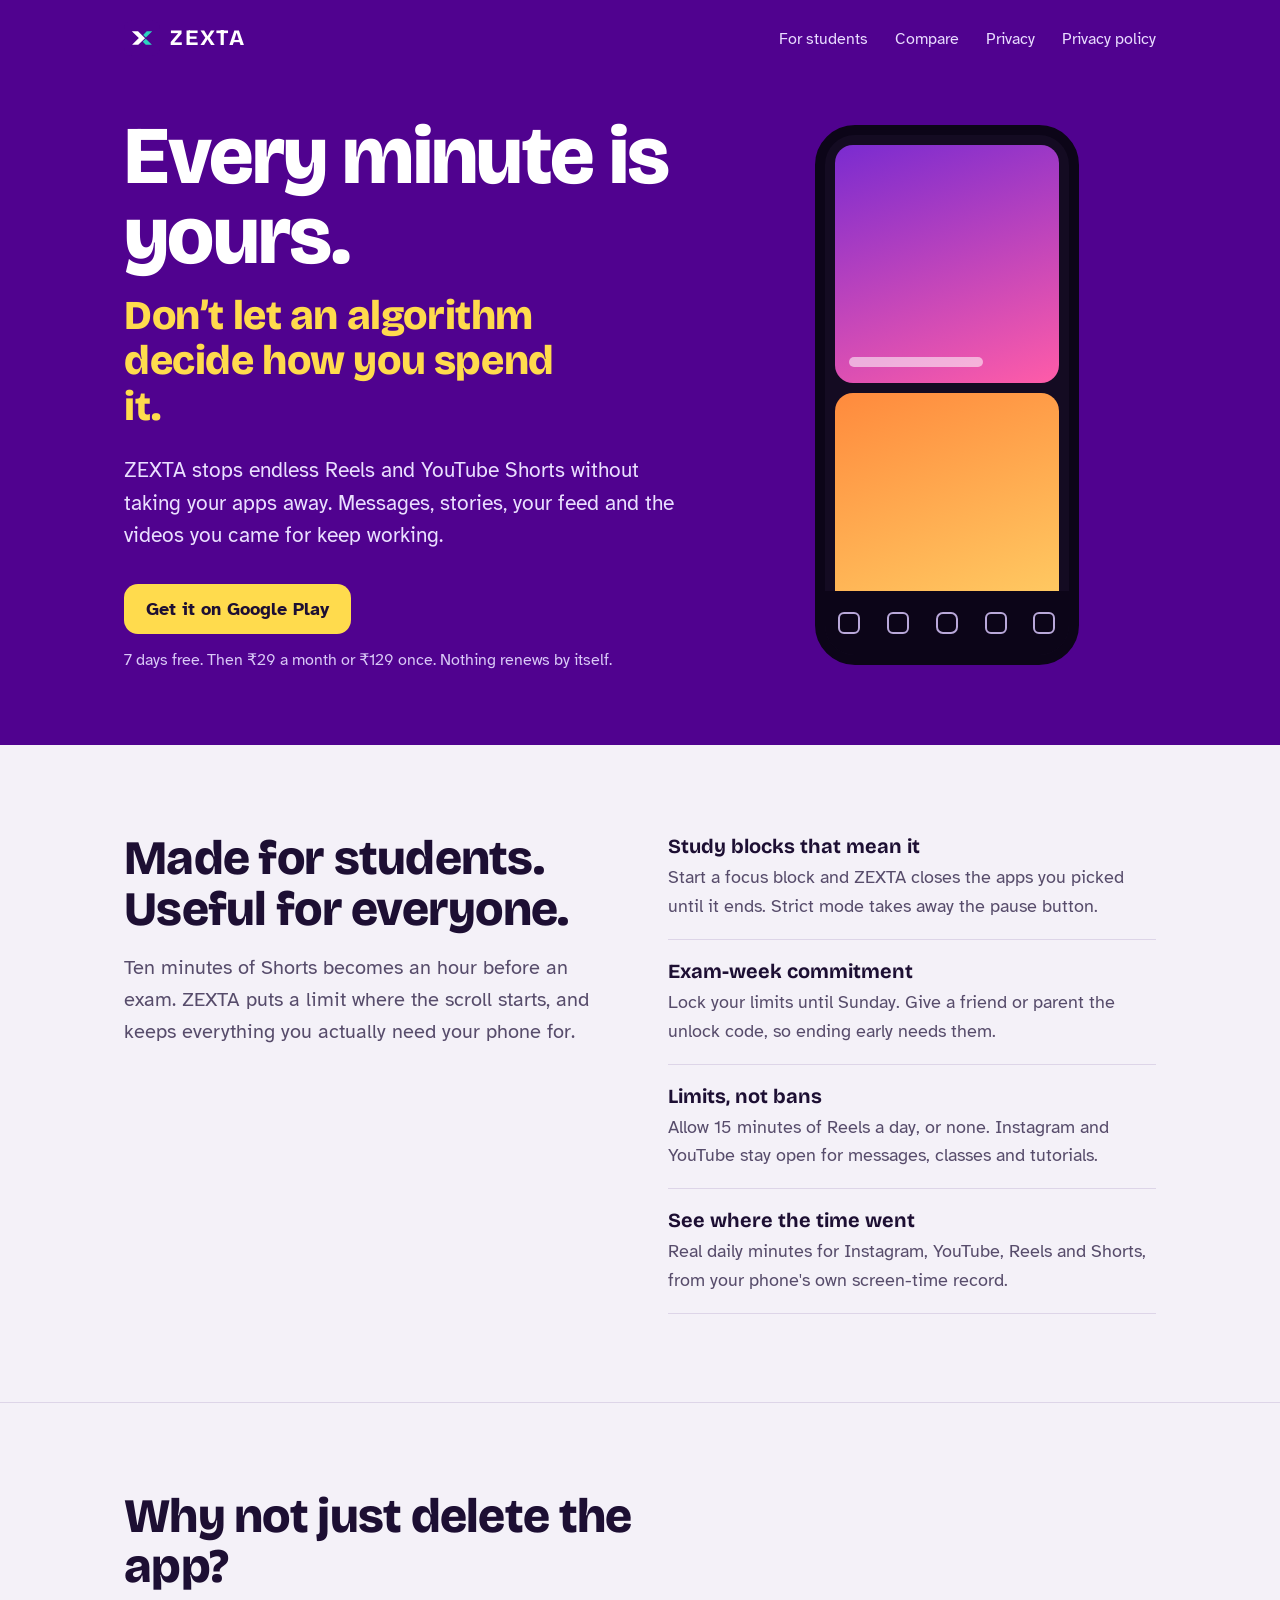
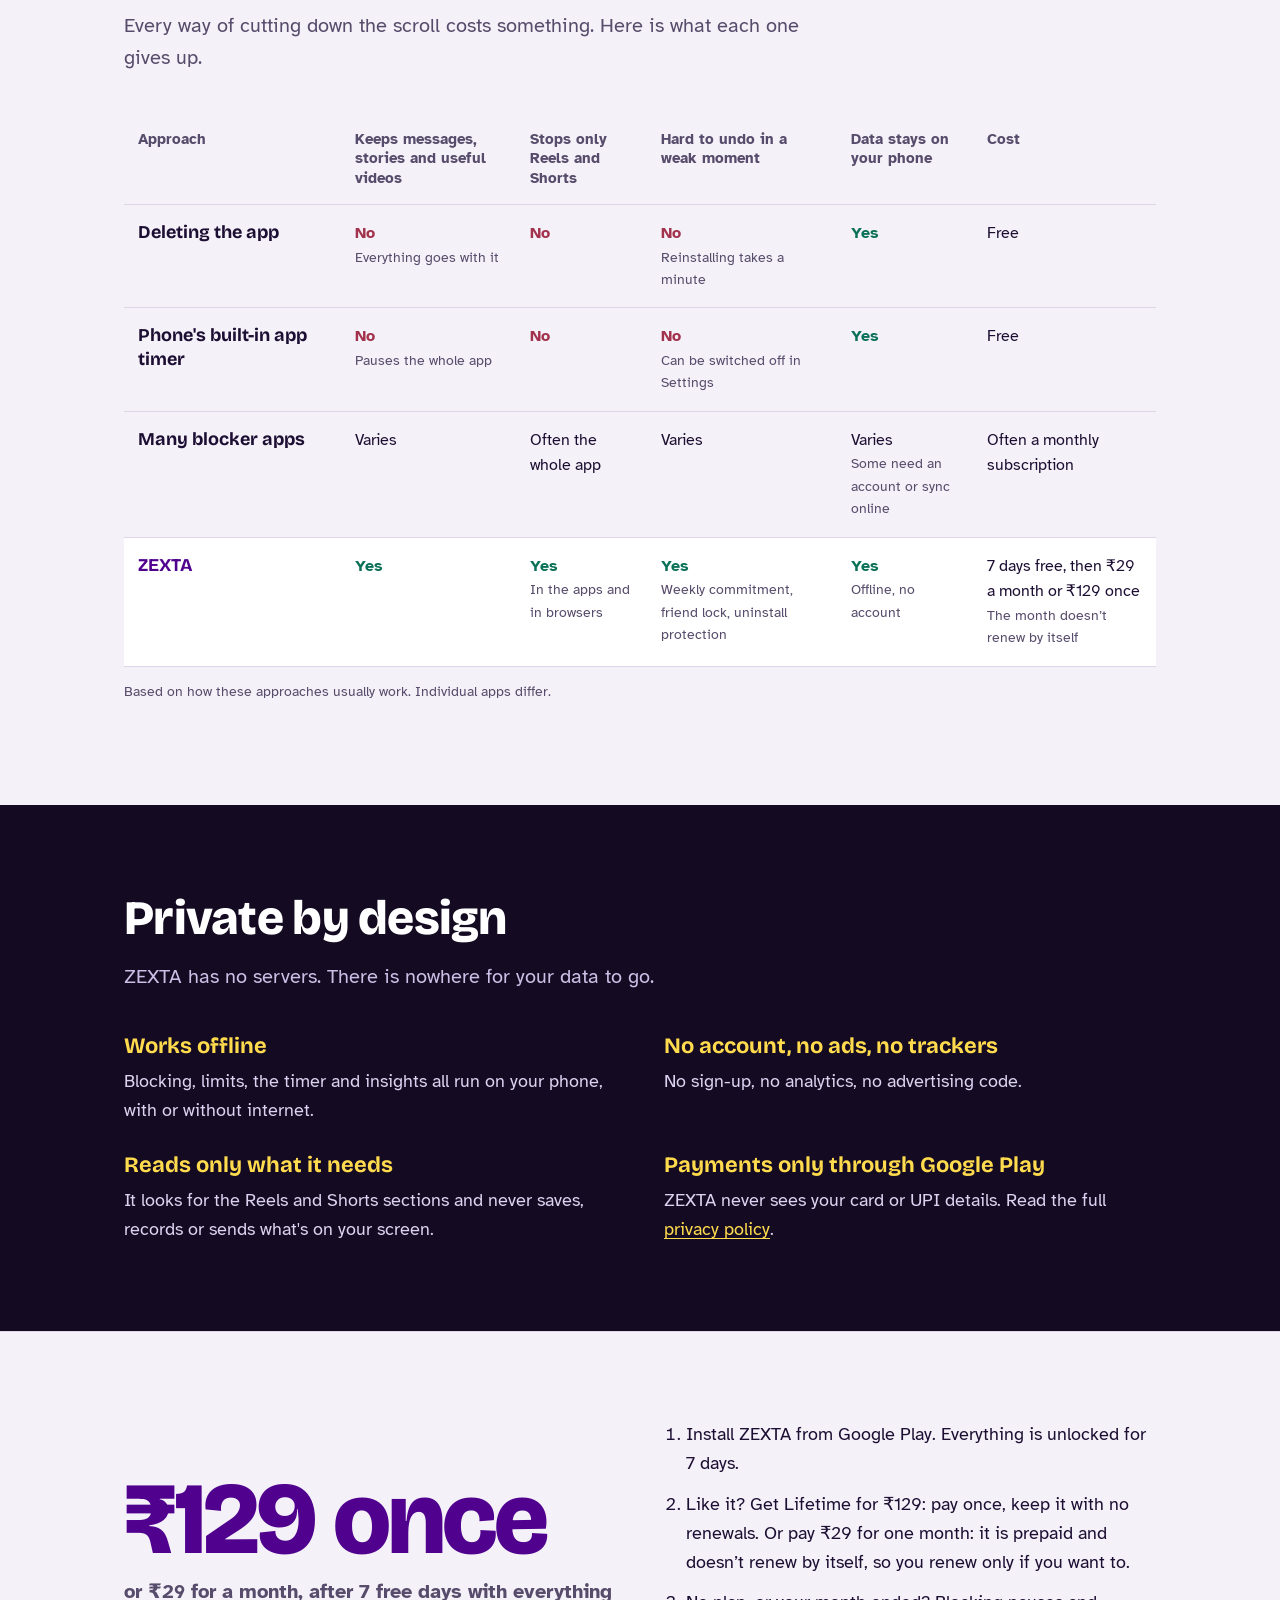
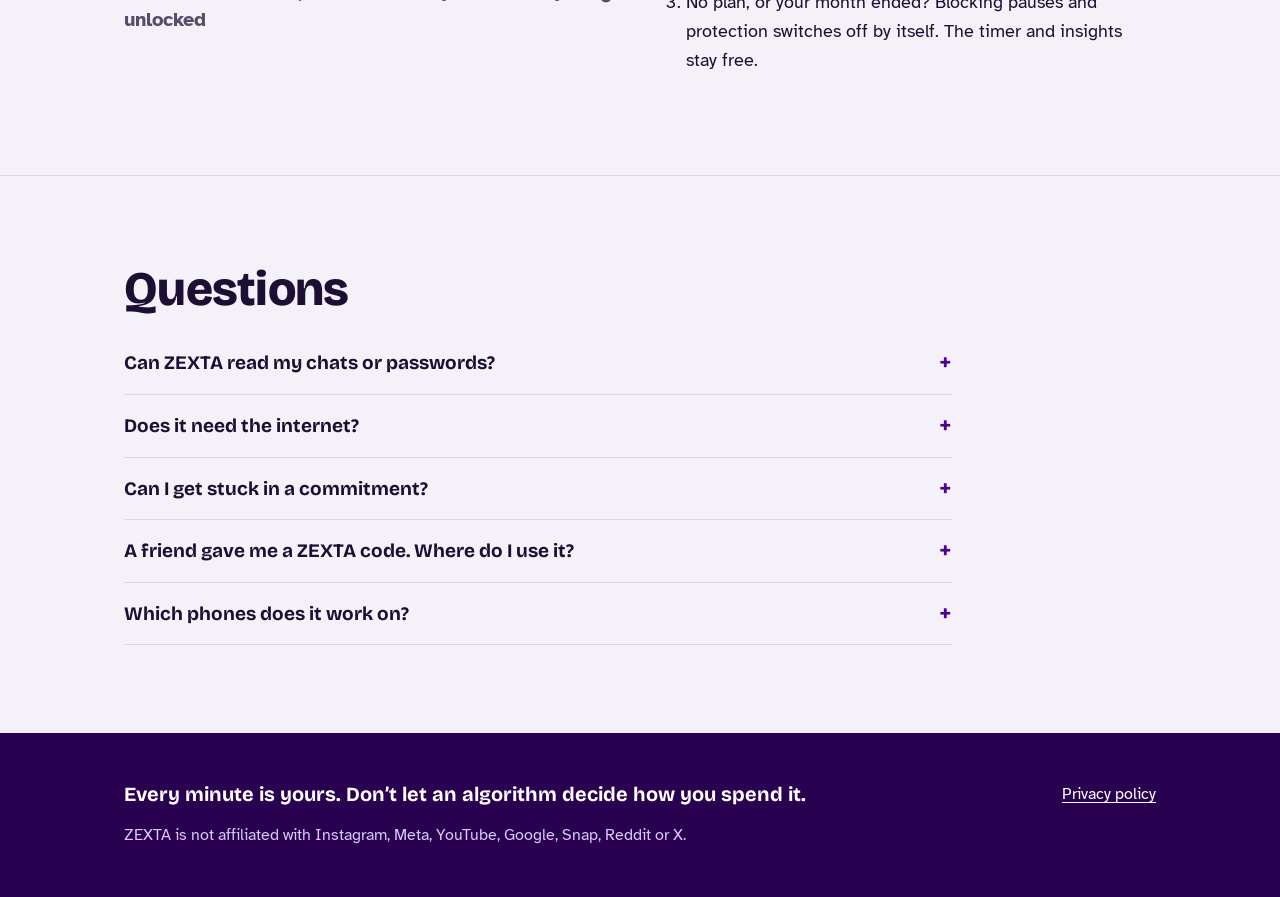
<file: index.html>
<!DOCTYPE html>
<html lang="en">
<head>
<meta charset="utf-8">
<meta name="viewport" content="width=device-width, initial-scale=1">
<title>ZEXTA: block Reels and Shorts, keep the apps</title>
<meta name="description" content="ZEXTA stops endless Reels and YouTube Shorts without deleting the apps. Built for students. Works offline, no account, no ads. 7 days free, then ₹29 a month or ₹129 once. Nothing renews by itself.">
<meta property="og:title" content="ZEXTA: every minute is yours. Don’t let an algorithm decide how you spend it.">
<meta property="og:description" content="Block Reels and Shorts, keep the apps. Built for students. Works offline.">
<meta name="theme-color" content="#50028f">
<link rel="icon" href="logo.svg" type="image/svg+xml">
<link rel="preconnect" href="https://fonts.googleapis.com">
<link rel="preconnect" href="https://fonts.gstatic.com" crossorigin>
<link href="https://fonts.googleapis.com/css2?family=Atkinson+Hyperlegible:wght@400;700&family=Bricolage+Grotesque:opsz,wght@12..96,600;12..96,700;12..96,800&display=swap" rel="stylesheet">
<link rel="stylesheet" href="style.css">
</head>
<body>

<header class="hero">
  <div class="wrap">
    <div class="bar">
      <a class="brand" href="./"><img src="logo.svg" alt=""><span>ZEXTA</span></a>
      <nav aria-label="Main">
        <a href="#students">For students</a>
        <a href="#compare">Compare</a>
        <a href="#privacy">Privacy</a>
        <a href="privacy.html">Privacy policy</a>
      </nav>
    </div>

    <div class="hero-grid">
      <div>
        <h1>Every minute is yours. <span class="line2">Don’t let an algorithm decide how you spend it.</span></h1>
        <p class="lead">ZEXTA stops endless Reels and YouTube Shorts without taking your apps away. Messages, stories, your feed and the videos you came for keep working.</p>
        <div class="cta-row">
          <a class="btn" href="https://play.google.com/store/apps/details?id=com.satya.zexta">Get it on Google Play</a>
          <span class="cta-note">7 days free. Then ₹29 a month or ₹129 once. Nothing renews by itself.</span>
        </div>
      </div>

      <div class="phone" id="phone" role="img" aria-label="Animation: a feed of short videos scrolls endlessly, then ZEXTA covers the Reels button and the scrolling stops.">
        <div class="feed" aria-hidden="true">
          <div class="reel-track">
            <div class="reel"></div><div class="reel"></div><div class="reel"></div><div class="reel"></div>
          </div>
        </div>
        <div class="calm" aria-hidden="true">
          <div><strong>Reels limit reached</strong><span>Your messages and feed still work.</span></div>
        </div>
        <div class="tabs" aria-hidden="true">
          <div class="tab"></div><div class="tab"></div><div class="tab reels"></div><div class="tab"></div><div class="tab"></div>
          <div class="cover"><svg viewBox="0 0 24 24" fill="none" stroke="#8E8E93" stroke-width="2.4" stroke-linecap="round"><rect x="5" y="11" width="14" height="10" rx="2"/><path d="M8 11V8a4 4 0 0 1 8 0v3"/></svg></div>
        </div>
      </div>
    </div>
  </div>
</header>

<main>
  <section id="students">
    <div class="wrap students">
      <div>
        <h2>Made for students. Useful for everyone.</h2>
        <p class="intro">Ten minutes of Shorts becomes an hour before an exam. ZEXTA puts a limit where the scroll starts, and keeps everything you actually need your phone for.</p>
      </div>
      <ul class="uses">
        <li><b>Study blocks that mean it</b><span>Start a focus block and ZEXTA closes the apps you picked until it ends. Strict mode takes away the pause button.</span></li>
        <li><b>Exam-week commitment</b><span>Lock your limits until Sunday. Give a friend or parent the unlock code, so ending early needs them.</span></li>
        <li><b>Limits, not bans</b><span>Allow 15 minutes of Reels a day, or none. Instagram and YouTube stay open for messages, classes and tutorials.</span></li>
        <li><b>See where the time went</b><span>Real daily minutes for Instagram, YouTube, Reels and Shorts, from your phone's own screen-time record.</span></li>
      </ul>
    </div>
  </section>

  <section id="compare">
    <div class="wrap">
      <h2>Why not just delete the app?</h2>
      <p class="intro">Every way of cutting down the scroll costs something. Here is what each one gives up.</p>
      <div class="compare-wrap">
        <table class="compare">
          <thead>
            <tr>
              <th scope="col">Approach</th>
              <th scope="col">Keeps messages, stories and useful videos</th>
              <th scope="col">Stops only Reels and Shorts</th>
              <th scope="col">Hard to undo in a weak moment</th>
              <th scope="col">Data stays on your phone</th>
              <th scope="col">Cost</th>
            </tr>
          </thead>
          <tbody>
            <tr>
              <th scope="row">Deleting the app</th>
              <td><span class="no">No</span><small>Everything goes with it</small></td>
              <td><span class="no">No</span></td>
              <td><span class="no">No</span><small>Reinstalling takes a minute</small></td>
              <td><span class="yes">Yes</span></td>
              <td>Free</td>
            </tr>
            <tr>
              <th scope="row">Phone's built-in app timer</th>
              <td><span class="no">No</span><small>Pauses the whole app</small></td>
              <td><span class="no">No</span></td>
              <td><span class="no">No</span><small>Can be switched off in Settings</small></td>
              <td><span class="yes">Yes</span></td>
              <td>Free</td>
            </tr>
            <tr>
              <th scope="row">Many blocker apps</th>
              <td>Varies</td>
              <td>Often the whole app</td>
              <td>Varies</td>
              <td>Varies<small>Some need an account or sync online</small></td>
              <td>Often a monthly subscription</td>
            </tr>
            <tr class="us">
              <th scope="row">ZEXTA</th>
              <td><span class="yes">Yes</span></td>
              <td><span class="yes">Yes</span><small>In the apps and in browsers</small></td>
              <td><span class="yes">Yes</span><small>Weekly commitment, friend lock, uninstall protection</small></td>
              <td><span class="yes">Yes</span><small>Offline, no account</small></td>
              <td>7 days free, then ₹29 a month or ₹129 once<small>The month doesn’t renew by itself</small></td>
            </tr>
          </tbody>
        </table>
      </div>
      <p class="footnote">Based on how these approaches usually work. Individual apps differ.</p>
    </div>
  </section>

  <section id="privacy" class="promise">
    <div class="wrap">
      <h2>Private by design</h2>
      <p class="intro">ZEXTA has no servers. There is nowhere for your data to go.</p>
      <dl>
        <div><dt>Works offline</dt><dd>Blocking, limits, the timer and insights all run on your phone, with or without internet.</dd></div>
        <div><dt>No account, no ads, no trackers</dt><dd>No sign-up, no analytics, no advertising code.</dd></div>
        <div><dt>Reads only what it needs</dt><dd>It looks for the Reels and Shorts sections and never saves, records or sends what's on your screen.</dd></div>
        <div><dt>Payments only through Google Play</dt><dd>ZEXTA never sees your card or UPI details. Read the full <a href="privacy.html">privacy policy</a>.</dd></div>
      </dl>
    </div>
  </section>

  <section id="price">
    <div class="wrap price">
      <div class="price-big">₹129 once<small>or ₹29 for a month, after 7 free days with everything unlocked</small></div>
      <ol>
        <li>Install ZEXTA from Google Play. Everything is unlocked for 7 days.</li>
        <li>Like it? Get Lifetime for ₹129: pay once, keep it with no renewals. Or pay ₹29 for one month: it is prepaid and doesn’t renew by itself, so you renew only if you want to.</li>
        <li>No plan, or your month ended? Blocking pauses and protection switches off by itself. The timer and insights stay free.</li>
      </ol>
    </div>
  </section>

  <section id="faq">
    <div class="wrap">
      <h2>Questions</h2>
      <details>
        <summary>Can ZEXTA read my chats or passwords?</summary>
        <p>No. It uses Android's Accessibility service only to see which app is open and to find the sections you chose to block, like Reels and Shorts. It never saves, records or sends screen content.</p>
      </details>
      <details>
        <summary>Does it need the internet?</summary>
        <p>No. Everything works offline. The only time ZEXTA goes online is when Google Play checks your purchase (Lifetime or a month).</p>
      </details>
      <details>
        <summary>Can I get stuck in a commitment?</summary>
        <p>No. A commitment always unlocks on Sunday. You can end it early with a 24-hour wait, and with your friend's code if you set a friend lock.</p>
      </details>
      <details>
        <summary>A friend gave me a ZEXTA code. Where do I use it?</summary>
        <p>Open ZEXTA, go to Settings and tap "Have a code?". You can also redeem it in the Play Store under Payments &amp; subscriptions, then open ZEXTA.</p>
      </details>
      <details>
        <summary>Which phones does it work on?</summary>
        <p>Android 8.0 and newer, including Android 16.</p>
      </details>
    </div>
  </section>
</main>

<footer>
  <div class="wrap">
    <span class="quote">Every minute is yours. Don’t let an algorithm decide how you spend it.</span>
    <a href="privacy.html">Privacy policy</a>
    <span>ZEXTA is not affiliated with Instagram, Meta, YouTube, Google, Snap, Reddit or X.</span>
  </div>
</footer>

<script>
  // One moment: the feed scrolls, then ZEXTA steps in. Replays when the phone comes back into view.
  (function () {
    var phone = document.getElementById('phone');
    if (!phone) return;
    var reduce = window.matchMedia && window.matchMedia('(prefers-reduced-motion: reduce)').matches;
    if (reduce) { phone.classList.add('limited'); return; }
    var timer = null;
    function play() {
      phone.classList.remove('limited');
      clearTimeout(timer);
      timer = setTimeout(function () { phone.classList.add('limited'); }, 3200);
    }
    if ('IntersectionObserver' in window) {
      new IntersectionObserver(function (entries) {
        entries.forEach(function (e) { if (e.isIntersecting) play(); });
      }, { threshold: 0.6 }).observe(phone);
    } else {
      play();
    }
  })();
</script>
</body>
</html>
</file>
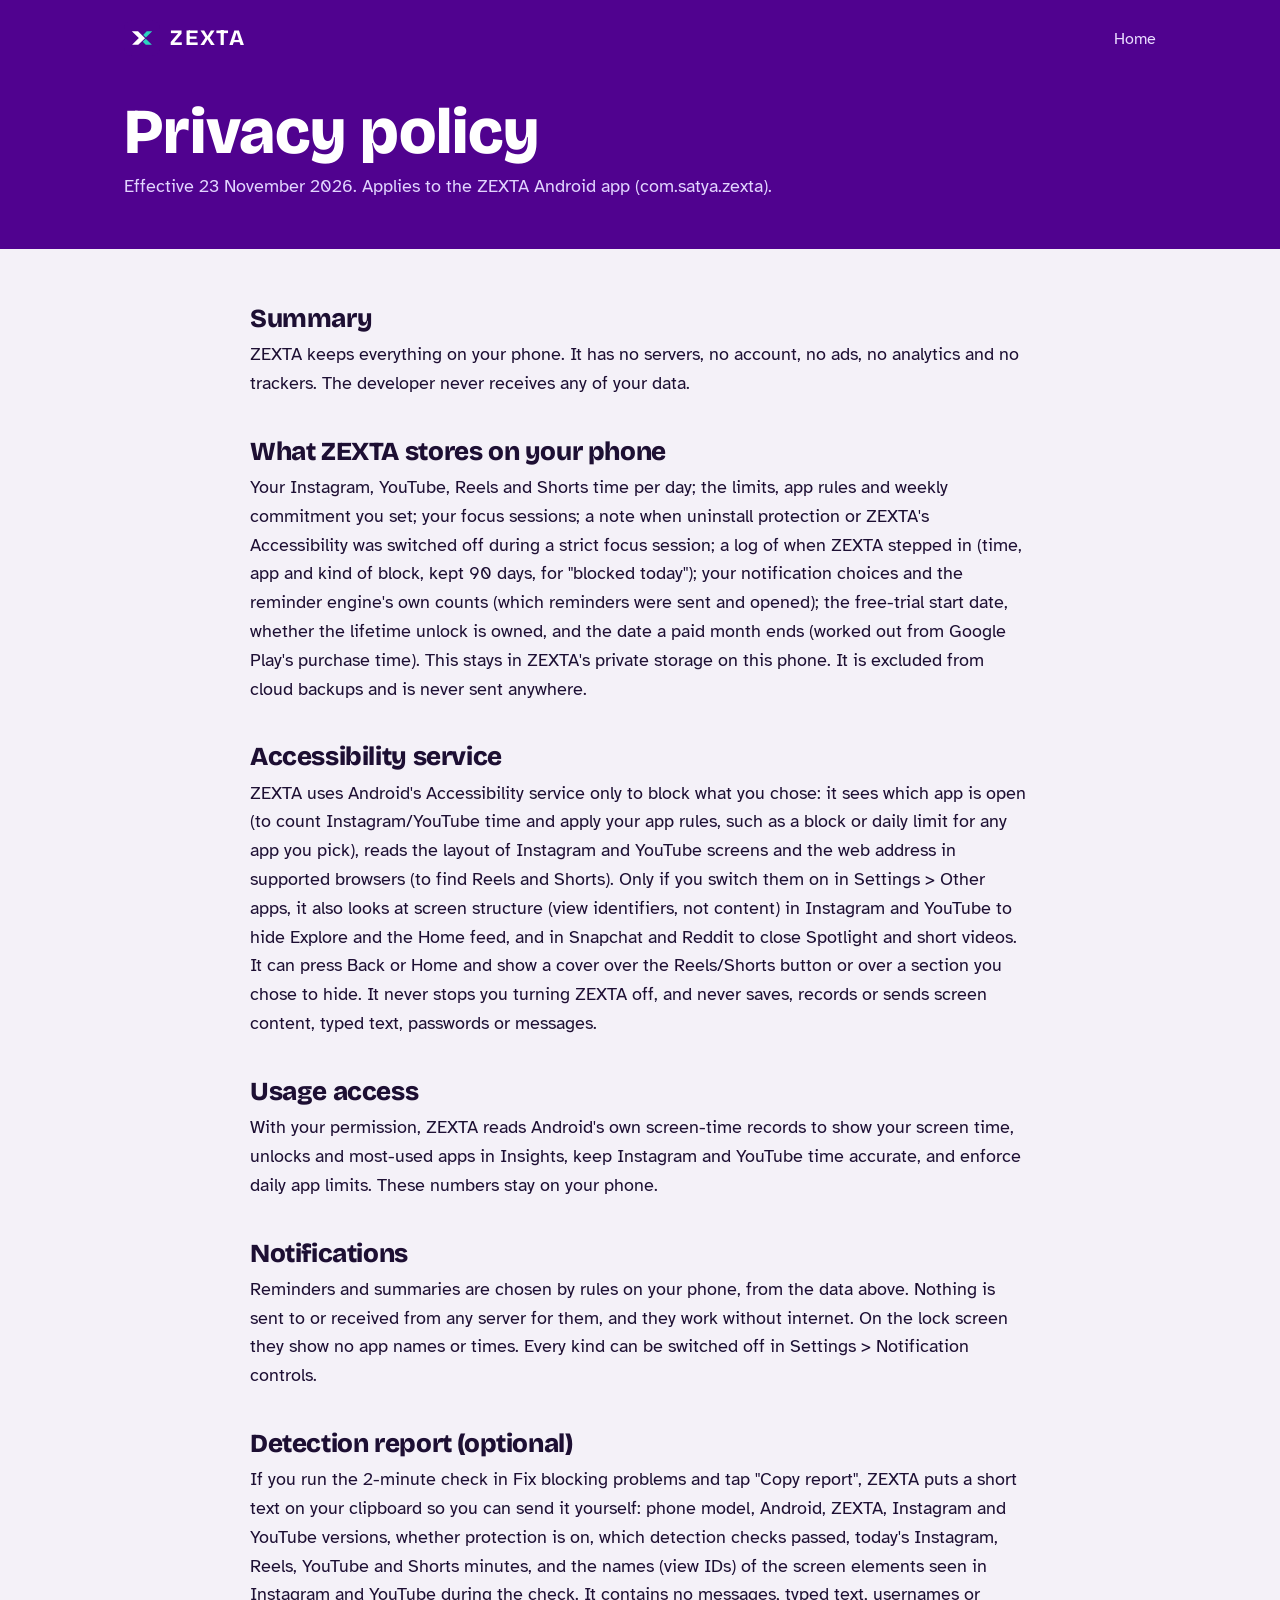
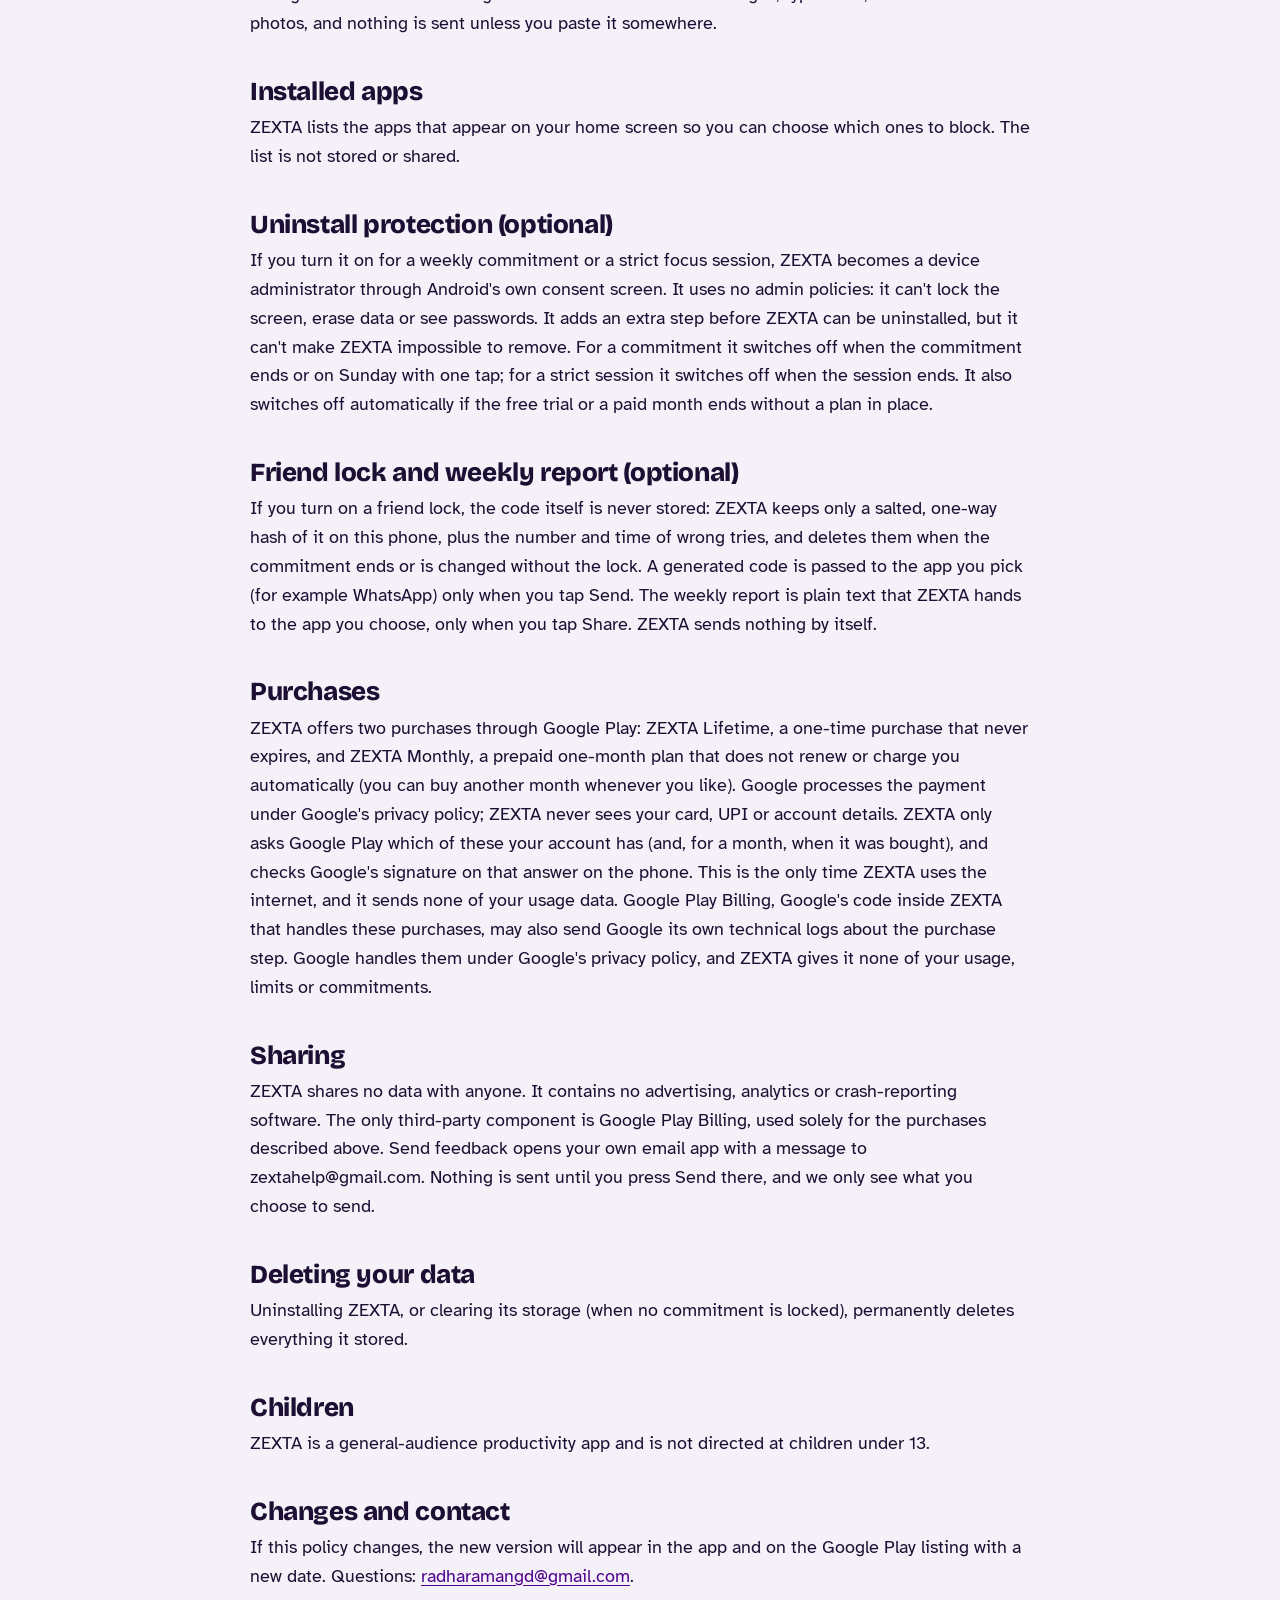
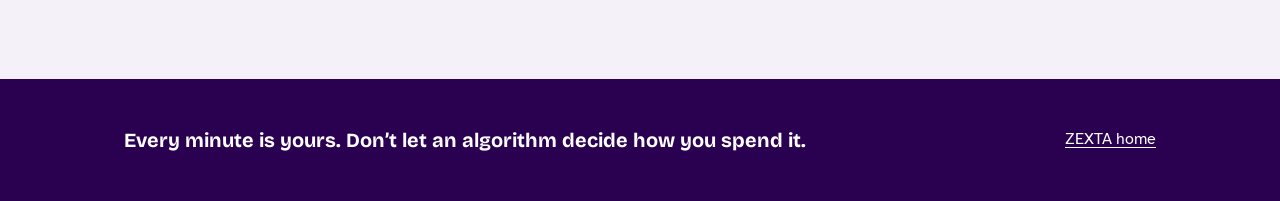
<file: privacy.html>
<!DOCTYPE html>
<html lang="en">
<head>
<meta charset="utf-8">
<meta name="viewport" content="width=device-width, initial-scale=1">
<title>ZEXTA privacy policy</title>
<meta name="description" content="How ZEXTA handles your data: everything stays on your phone.">
<meta name="theme-color" content="#50028f">
<link rel="icon" href="logo.svg" type="image/svg+xml">
<link rel="preconnect" href="https://fonts.googleapis.com">
<link rel="preconnect" href="https://fonts.gstatic.com" crossorigin>
<link href="https://fonts.googleapis.com/css2?family=Atkinson+Hyperlegible:wght@400;700&family=Bricolage+Grotesque:opsz,wght@12..96,600;12..96,700;12..96,800&display=swap" rel="stylesheet">
<link rel="stylesheet" href="style.css">
</head>
<body>
<header class="policy-head">
  <div class="wrap">
    <div class="bar">
      <a class="brand" href="./"><img src="logo.svg" alt=""><span>ZEXTA</span></a>
      <nav aria-label="Main"><a href="./">Home</a></nav>
    </div>
    <h1>Privacy policy</h1>
    <p>Effective 23 November 2026. Applies to the ZEXTA Android app (com.satya.zexta).</p>
  </div>
</header>
<main>
  <article class="policy">
    <h2>Summary</h2>
    <p>ZEXTA keeps everything on your phone. It has no servers, no account, no ads, no analytics and no trackers. The developer never receives any of your data.</p>
    <h2>What ZEXTA stores on your phone</h2>
    <p>Your Instagram, YouTube, Reels and Shorts time per day; the limits, app rules and weekly commitment you set; your focus sessions; a note when uninstall protection or ZEXTA&#x27;s Accessibility was switched off during a strict focus session; a log of when ZEXTA stepped in (time, app and kind of block, kept 90 days, for &quot;blocked today&quot;); your notification choices and the reminder engine&#x27;s own counts (which reminders were sent and opened); the free-trial start date, whether the lifetime unlock is owned, and the date a paid month ends (worked out from Google Play&#x27;s purchase time). This stays in ZEXTA&#x27;s private storage on this phone. It is excluded from cloud backups and is never sent anywhere.</p>
    <h2>Accessibility service</h2>
    <p>ZEXTA uses Android&#x27;s Accessibility service only to block what you chose: it sees which app is open (to count Instagram/YouTube time and apply your app rules, such as a block or daily limit for any app you pick), reads the layout of Instagram and YouTube screens and the web address in supported browsers (to find Reels and Shorts). Only if you switch them on in Settings &gt; Other apps, it also looks at screen structure (view identifiers, not content) in Instagram and YouTube to hide Explore and the Home feed, and in Snapchat and Reddit to close Spotlight and short videos. It can press Back or Home and show a cover over the Reels/Shorts button or over a section you chose to hide. It never stops you turning ZEXTA off, and never saves, records or sends screen content, typed text, passwords or messages.</p>
    <h2>Usage access</h2>
    <p>With your permission, ZEXTA reads Android&#x27;s own screen-time records to show your screen time, unlocks and most-used apps in Insights, keep Instagram and YouTube time accurate, and enforce daily app limits. These numbers stay on your phone.</p>
    <h2>Notifications</h2>
    <p>Reminders and summaries are chosen by rules on your phone, from the data above. Nothing is sent to or received from any server for them, and they work without internet. On the lock screen they show no app names or times. Every kind can be switched off in Settings &gt; Notification controls.</p>
    <h2>Detection report (optional)</h2>
    <p>If you run the 2-minute check in Fix blocking problems and tap &quot;Copy report&quot;, ZEXTA puts a short text on your clipboard so you can send it yourself: phone model, Android, ZEXTA, Instagram and YouTube versions, whether protection is on, which detection checks passed, today&#x27;s Instagram, Reels, YouTube and Shorts minutes, and the names (view IDs) of the screen elements seen in Instagram and YouTube during the check. It contains no messages, typed text, usernames or photos, and nothing is sent unless you paste it somewhere.</p>
    <h2>Installed apps</h2>
    <p>ZEXTA lists the apps that appear on your home screen so you can choose which ones to block. The list is not stored or shared.</p>
    <h2>Uninstall protection (optional)</h2>
    <p>If you turn it on for a weekly commitment or a strict focus session, ZEXTA becomes a device administrator through Android&#x27;s own consent screen. It uses no admin policies: it can&#x27;t lock the screen, erase data or see passwords. It adds an extra step before ZEXTA can be uninstalled, but it can&#x27;t make ZEXTA impossible to remove. For a commitment it switches off when the commitment ends or on Sunday with one tap; for a strict session it switches off when the session ends. It also switches off automatically if the free trial or a paid month ends without a plan in place.</p>
    <h2>Friend lock and weekly report (optional)</h2>
    <p>If you turn on a friend lock, the code itself is never stored: ZEXTA keeps only a salted, one-way hash of it on this phone, plus the number and time of wrong tries, and deletes them when the commitment ends or is changed without the lock. A generated code is passed to the app you pick (for example WhatsApp) only when you tap Send. The weekly report is plain text that ZEXTA hands to the app you choose, only when you tap Share. ZEXTA sends nothing by itself.</p>
    <h2>Purchases</h2>
    <p>ZEXTA offers two purchases through Google Play: ZEXTA Lifetime, a one-time purchase that never expires, and ZEXTA Monthly, a prepaid one-month plan that does not renew or charge you automatically (you can buy another month whenever you like). Google processes the payment under Google&#x27;s privacy policy; ZEXTA never sees your card, UPI or account details. ZEXTA only asks Google Play which of these your account has (and, for a month, when it was bought), and checks Google&#x27;s signature on that answer on the phone. This is the only time ZEXTA uses the internet, and it sends none of your usage data. Google Play Billing, Google&#x27;s code inside ZEXTA that handles these purchases, may also send Google its own technical logs about the purchase step. Google handles them under Google&#x27;s privacy policy, and ZEXTA gives it none of your usage, limits or commitments.</p>
    <h2>Sharing</h2>
    <p>ZEXTA shares no data with anyone. It contains no advertising, analytics or crash-reporting software. The only third-party component is Google Play Billing, used solely for the purchases described above. Send feedback opens your own email app with a message to zextahelp@gmail.com. Nothing is sent until you press Send there, and we only see what you choose to send.</p>
    <h2>Deleting your data</h2>
    <p>Uninstalling ZEXTA, or clearing its storage (when no commitment is locked), permanently deletes everything it stored.</p>
    <h2>Children</h2>
    <p>ZEXTA is a general-audience productivity app and is not directed at children under 13.</p>
    <h2>Changes and contact</h2>
    <p>If this policy changes, the new version will appear in the app and on the Google Play listing with a new date. Questions: <a href="mailto:radharamangd@gmail.com">radharamangd@gmail.com</a>.</p>
  </article>
</main>
<footer>
  <div class="wrap">
    <span class="quote">Every minute is yours. Don’t let an algorithm decide how you spend it.</span>
    <a href="./">ZEXTA home</a>
  </div>
</footer>
</body>
</html>
</file>
<file: style.css>
/* ZEXTA website. Same look as the app: plum ink, cool paper, one yellow highlighter. */
:root {
  --plum: #50028f;
  --plum-deep: #2a0150;
  --night: #140b22;
  --marker: #ffdb4d;
  --good: #0a7158;
  --paper: #f4f1f8;
  --ink: #1d0f33;
  --muted: #574c6b;
  --line: #ddd5e8;
  --display: "Bricolage Grotesque", "Atkinson Hyperlegible", system-ui, sans-serif;
  --body: "Atkinson Hyperlegible", system-ui, -apple-system, "Segoe UI", sans-serif;
  --wrap: 1080px;
}

* { box-sizing: border-box; }
html { -webkit-text-size-adjust: 100%; scroll-behavior: smooth; }
body {
  margin: 0;
  font: 18px/1.6 var(--body);
  color: var(--ink);
  background: var(--paper);
}
img, svg { display: block; max-width: 100%; }
a { color: var(--plum); text-underline-offset: 3px; }
a:focus-visible, button:focus-visible, summary:focus-visible {
  outline: 3px solid var(--marker);
  outline-offset: 3px;
  border-radius: 6px;
}
.wrap { max-width: var(--wrap); margin: 0 auto; padding: 0 24px; }

/* ---------- top bar ---------- */
.bar {
  display: flex; align-items: center; justify-content: space-between;
  padding: 20px 0;
}
.brand { display: flex; align-items: center; gap: 10px; color: #fff; text-decoration: none; }
.brand img { width: 36px; height: 36px; }
.brand span { font: 700 22px/1 var(--display); letter-spacing: 0.08em; }
.bar nav a { color: #e9dcff; text-decoration: none; margin-left: 22px; font-size: 16px; }
.bar nav a:hover { color: #fff; text-decoration: underline; }

/* ---------- hero ---------- */
.hero {
  background: var(--plum);
  color: #fff;
  padding-bottom: 72px;
  overflow: hidden;
}
.hero-grid {
  display: grid;
  grid-template-columns: 1.15fr 0.85fr;
  gap: 48px;
  align-items: center;
  padding-top: 40px;
}
.hero h1 {
  font: 800 clamp(44px, 6.4vw, 82px)/0.98 var(--display);
  letter-spacing: -0.02em;
  margin: 0 0 24px;
  max-width: 14ch;
}
.hero h1 .line2 {
  display: block; color: var(--marker);
  font-size: 0.5em; line-height: 1.12; letter-spacing: -0.01em;
  margin-top: 16px; max-width: 18ch;
}
.hero p.lead { font-size: 21px; line-height: 1.55; color: #eadfff; max-width: 34em; margin: 0 0 32px; }
.cta-row { display: flex; flex-wrap: wrap; gap: 14px; align-items: center; }
.btn {
  display: inline-flex; align-items: center; gap: 10px;
  background: var(--marker); color: var(--ink);
  font: 700 18px/1 var(--body);
  padding: 16px 22px; border-radius: 14px; text-decoration: none;
}
.btn:hover { background: #ffe680; }
.cta-note { color: #d9c9f7; font-size: 16px; }

/* ---------- phone demo (the one moving thing) ---------- */
.phone {
  justify-self: center;
  width: 264px; height: 540px;
  border-radius: 40px;
  background: var(--night);
  border: 10px solid #0c0518;
  position: relative;
  overflow: hidden;
}
.feed { position: absolute; inset: 0 0 64px 0; overflow: hidden; }
.reel-track { animation: scroll 2.4s linear infinite; }
.reel {
  height: 238px; margin: 10px; border-radius: 18px;
  background: linear-gradient(160deg, #7a2bd0, #ff5ca8);
  position: relative;
}
.reel:nth-child(2n) { background: linear-gradient(160deg, #ff8a3d, #ffd166); }
.reel:nth-child(3n) { background: linear-gradient(160deg, #3dd6ff, #5a5cff); }
.reel::after {
  content: ""; position: absolute; left: 14px; bottom: 16px; width: 60%; height: 10px;
  border-radius: 6px; background: rgba(255, 255, 255, 0.55);
}
@keyframes scroll { from { transform: translateY(0); } to { transform: translateY(-258px); } }

.tabs {
  position: absolute; left: 0; right: 0; bottom: 0; height: 64px;
  display: grid; grid-template-columns: repeat(5, 1fr); align-items: center;
  background: #0c0518;
}
.tab { width: 22px; height: 22px; margin: 0 auto; border-radius: 6px; border: 2.5px solid #b9a8d9; }
.tab.reels { border-radius: 7px; position: relative; }
.cover {
  position: absolute; bottom: 9px; left: 50%; width: 46px; height: 46px; margin-left: -23px;
  border-radius: 14px; background: #2b2141;
  display: grid; place-items: center;
  transform: translateY(80px);
  transition: transform 0.5s cubic-bezier(0.2, 0.8, 0.2, 1);
}
.cover svg { width: 18px; height: 18px; }
.calm {
  position: absolute; inset: 0 0 64px 0;
  display: grid; place-items: center; text-align: center;
  padding: 24px; color: #fff;
  background: rgba(22, 10, 43, 0.92);
  opacity: 0; transition: opacity 0.6s ease 0.25s;
}
.calm strong { display: block; font: 700 22px/1.2 var(--display); margin-bottom: 8px; color: var(--marker); }
.calm span { font-size: 15px; color: #d7cbef; }
.phone.limited .reel-track { animation-play-state: paused; }
.phone.limited .cover { transform: translateY(0); }
.phone.limited .calm { opacity: 1; }

@media (prefers-reduced-motion: reduce) {
  .reel-track { animation: none; }
  .cover, .calm { transition: none; }
}

/* ---------- sections ---------- */
section { padding: 88px 0; }
section + section { border-top: 1px solid var(--line); }
h2 {
  font: 800 clamp(32px, 4.2vw, 48px)/1.05 var(--display);
  letter-spacing: -0.015em;
  margin: 0 0 18px;
  max-width: 20ch;
}
.intro { font-size: 20px; color: var(--muted); max-width: 36em; margin: 0 0 40px; }

.students { display: grid; grid-template-columns: 1fr 1fr; gap: 56px; align-items: start; }
.uses { list-style: none; margin: 0; padding: 0; }
.uses li { padding: 18px 0; border-bottom: 1px solid var(--line); }
.uses li:first-child { padding-top: 0; }
.uses b { display: block; font: 700 20px/1.3 var(--display); margin-bottom: 4px; }
.uses span { color: var(--muted); }

/* comparison */
.compare-wrap { overflow-x: auto; -webkit-overflow-scrolling: touch; }
table.compare { width: 100%; min-width: 720px; border-collapse: collapse; font-size: 16px; }
.compare th, .compare td { text-align: left; padding: 16px 14px; border-bottom: 1px solid var(--line); vertical-align: top; }
.compare thead th { font: 700 15px/1.3 var(--body); color: var(--muted); }
.compare tbody th { font: 700 18px/1.3 var(--display); width: 21%; }
.compare tr.us { background: #fff; }
.compare tr.us th { color: var(--plum); }
.yes { color: var(--good); font-weight: 700; }
.no { color: #a3324d; font-weight: 700; }
.compare small { display: block; color: var(--muted); font-size: 14px; }
.footnote { font-size: 14px; color: var(--muted); margin-top: 14px; }

/* privacy promise on dark */
.promise { background: var(--night); color: #fff; border-top: 0; }
.promise h2 { color: #fff; }
.promise .intro { color: #cbbfe6; }
.promise dl { display: grid; grid-template-columns: repeat(2, 1fr); gap: 28px 48px; margin: 0; }
.promise dt { font: 700 22px/1.25 var(--display); color: var(--marker); }
.promise dd { margin: 6px 0 0; color: #dcd2f1; }
.promise a { color: var(--marker); }

/* price */
.price { display: grid; grid-template-columns: 1fr 1fr; gap: 48px; align-items: center; }
.price-big { font: 800 clamp(56px, 8vw, 104px)/0.9 var(--display); color: var(--plum); letter-spacing: -0.03em; }
.price-big small { display: block; font: 600 20px/1.4 var(--body); color: var(--muted); letter-spacing: 0; margin-top: 12px; }
.price ol { margin: 0; padding-left: 22px; }
.price li { margin-bottom: 12px; }

/* faq */
details { border-bottom: 1px solid var(--line); padding: 18px 0; max-width: 46em; }
summary { cursor: pointer; font: 700 19px/1.35 var(--display); list-style: none; display: flex; justify-content: space-between; gap: 16px; }
summary::-webkit-details-marker { display: none; }
summary::after { content: "+"; color: var(--plum); font-size: 24px; line-height: 1; }
details[open] summary::after { content: "\2212"; }
details p { margin: 10px 0 0; color: var(--muted); }

/* footer */
footer { background: var(--plum-deep); color: #d9c9f7; padding: 48px 0; font-size: 16px; }
footer .wrap { display: flex; flex-wrap: wrap; gap: 16px 32px; justify-content: space-between; align-items: center; }
footer a { color: #fff; }
footer .quote { font: 700 20px/1.3 var(--display); color: #fff; }

/* policy page */
.policy-head { background: var(--plum); color: #fff; padding-bottom: 48px; }
.policy-head h1 { font: 800 clamp(40px, 6vw, 64px)/1 var(--display); margin: 24px 0 8px; }
.policy-head p { color: #e2d4ff; margin: 0; }
.policy { max-width: 46em; padding: 56px 24px 88px; margin: 0 auto; }
.policy h2 { font-size: 26px; margin: 40px 0 8px; max-width: none; }
.policy h2:first-child { margin-top: 0; }
.policy p { margin: 0; }

@media (max-width: 860px) {
  .hero-grid, .students, .price { grid-template-columns: 1fr; }
  .phone { margin-top: 8px; }
  .promise dl { grid-template-columns: 1fr; }
  .bar nav a:not(:last-child) { display: none; }
  section { padding: 64px 0; }
}
</file>
